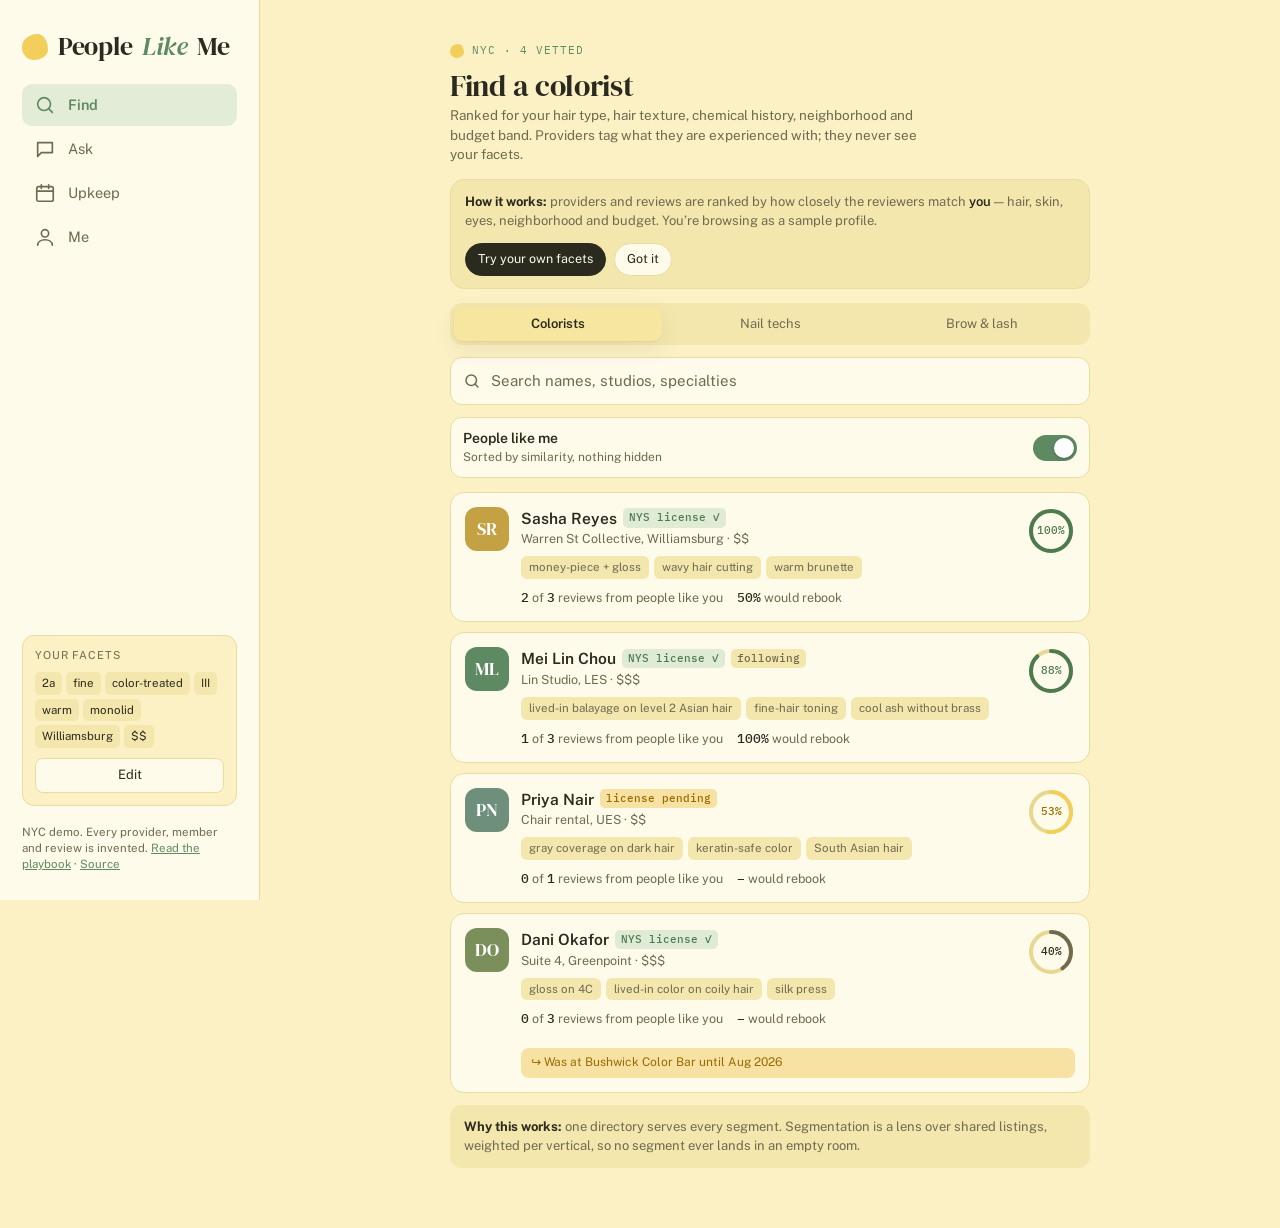
<file: index.html>
<!doctype html>
<html lang="en">
<head>
<meta charset="utf-8">
<meta name="viewport" content="width=device-width, initial-scale=1, viewport-fit=cover">
<title>People Like Me</title>
<meta name="description" content="A vetted provider directory and community for women who invest in themselves, organized by the facets that decide whether advice works for you: hair type, skin tone, eye shape, neighborhood.">
<meta name="theme-color" content="#FBF1C4" media="(prefers-color-scheme: light)">
<meta name="theme-color" content="#2A3A30" media="(prefers-color-scheme: dark)">
<meta name="apple-mobile-web-app-capable" content="yes">
<meta name="apple-mobile-web-app-status-bar-style" content="default">
<meta name="apple-mobile-web-app-title" content="People Like Me">
<meta property="og:title" content="People Like Me">
<meta property="og:description" content="Beauty and body providers ranked by people who actually share your hair, skin and eye shape. NYC demo.">
<link rel="manifest" href="manifest.webmanifest">
<link rel="icon" href="icons/icon.svg" type="image/svg+xml">
<link rel="apple-touch-icon" href="icons/icon-192.png">
<link rel="preconnect" href="https://fonts.googleapis.com">
<link rel="preconnect" href="https://fonts.gstatic.com" crossorigin>
<link rel="stylesheet" href="https://fonts.googleapis.com/css2?family=DM+Serif+Display:ital@0;1&family=Public+Sans:wght@400;500;600&family=IBM+Plex+Mono:wght@400;500&display=swap">
<link rel="stylesheet" href="styles.css">
</head>
<body>
<div class="app">
  <aside class="side">
    <a class="brand" href="./">People <em>Like</em> Me</a>
    <nav aria-label="Sections">
      <button data-tab="find" class="on"><svg viewBox="0 0 24 24"><circle cx="11" cy="11" r="7"/><path d="m20 20-4-4"/></svg>Find</button>
      <button data-tab="ask"><svg viewBox="0 0 24 24"><path d="M4 5h16v11H8l-4 4z"/></svg>Ask</button>
      <button data-tab="upkeep"><svg viewBox="0 0 24 24"><rect x="3" y="5" width="18" height="16" rx="2"/><path d="M3 10h18M8 3v4M16 3v4"/></svg>Upkeep</button>
      <button data-tab="me"><svg viewBox="0 0 24 24"><circle cx="12" cy="8" r="4"/><path d="M4 21c0-4 4-6 8-6s8 2 8 6"/></svg>Me</button>
    </nav>
    <div class="facetcard"><div class="k">Your facets</div><div class="chips" id="side-facets"></div><button data-tab="me">Edit</button></div>
    <div class="foot">NYC demo. Every provider, member and review is invented. <a href="playbook.html">Read the playbook</a> · <a href="https://github.com/mindyjwu/people-like-me">Source</a></div>
  </aside>
  <main class="main">
    <div class="topbar">
      <a class="brand" href="./">People <em>Like</em> Me</a>
      <button class="youpill" data-tab="me" aria-label="Edit your facets"><div class="av"></div><span id="you-summary"></span></button>
    </div>
    <div id="screen"></div>
  </main>
</div>
<nav class="tabbar" aria-label="Sections">
  <button data-tab="find" class="on"><svg viewBox="0 0 24 24"><circle cx="11" cy="11" r="7"/><path d="m20 20-4-4"/></svg>Find</button>
  <button data-tab="ask"><svg viewBox="0 0 24 24"><path d="M4 5h16v11H8l-4 4z"/></svg>Ask</button>
  <button data-tab="upkeep"><svg viewBox="0 0 24 24"><rect x="3" y="5" width="18" height="16" rx="2"/><path d="M3 10h18M8 3v4M16 3v4"/></svg>Upkeep</button>
  <button data-tab="me"><svg viewBox="0 0 24 24"><circle cx="12" cy="8" r="4"/><path d="M4 21c0-4 4-6 8-6s8 2 8 6"/></svg>Me</button>
</nav>
<div id="toast" class="toast" role="status" aria-live="polite"></div>
<script src="data.js"></script>
<script src="app.js"></script>
</body>
</html>
</file>
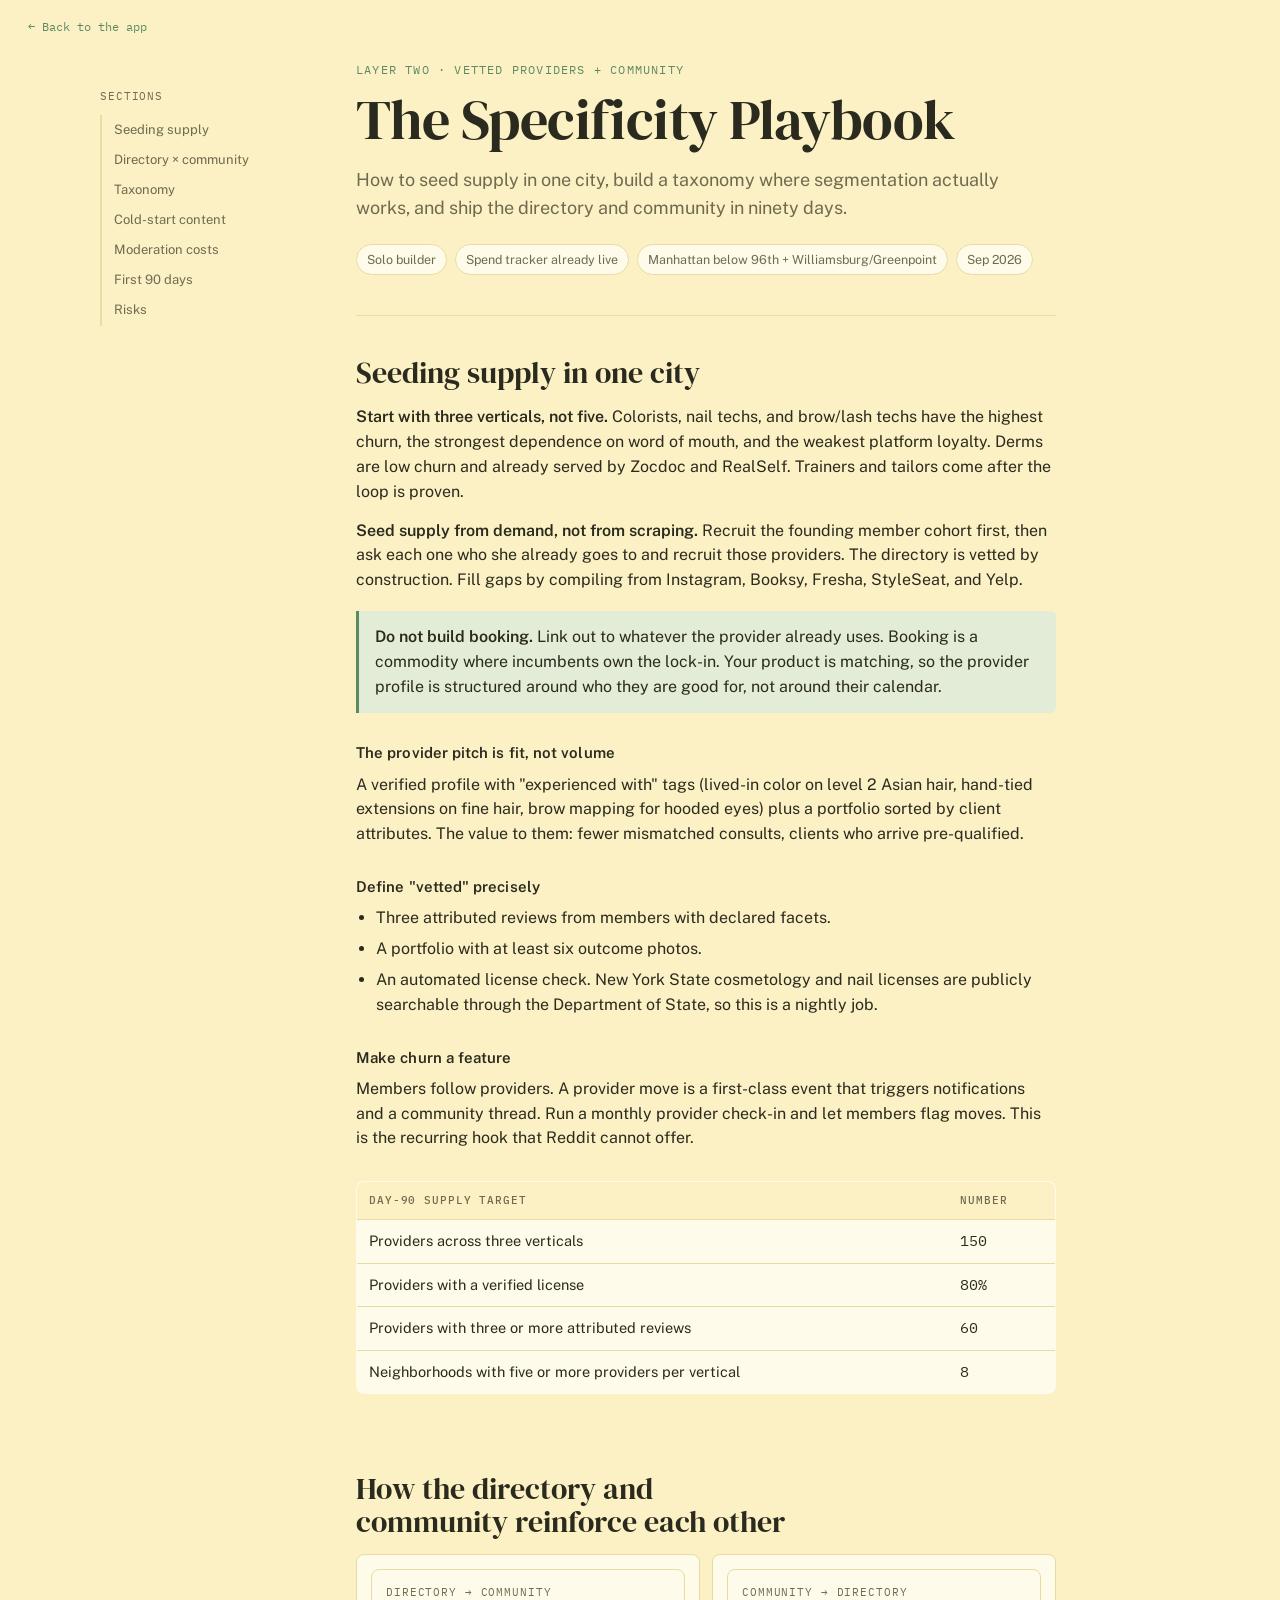
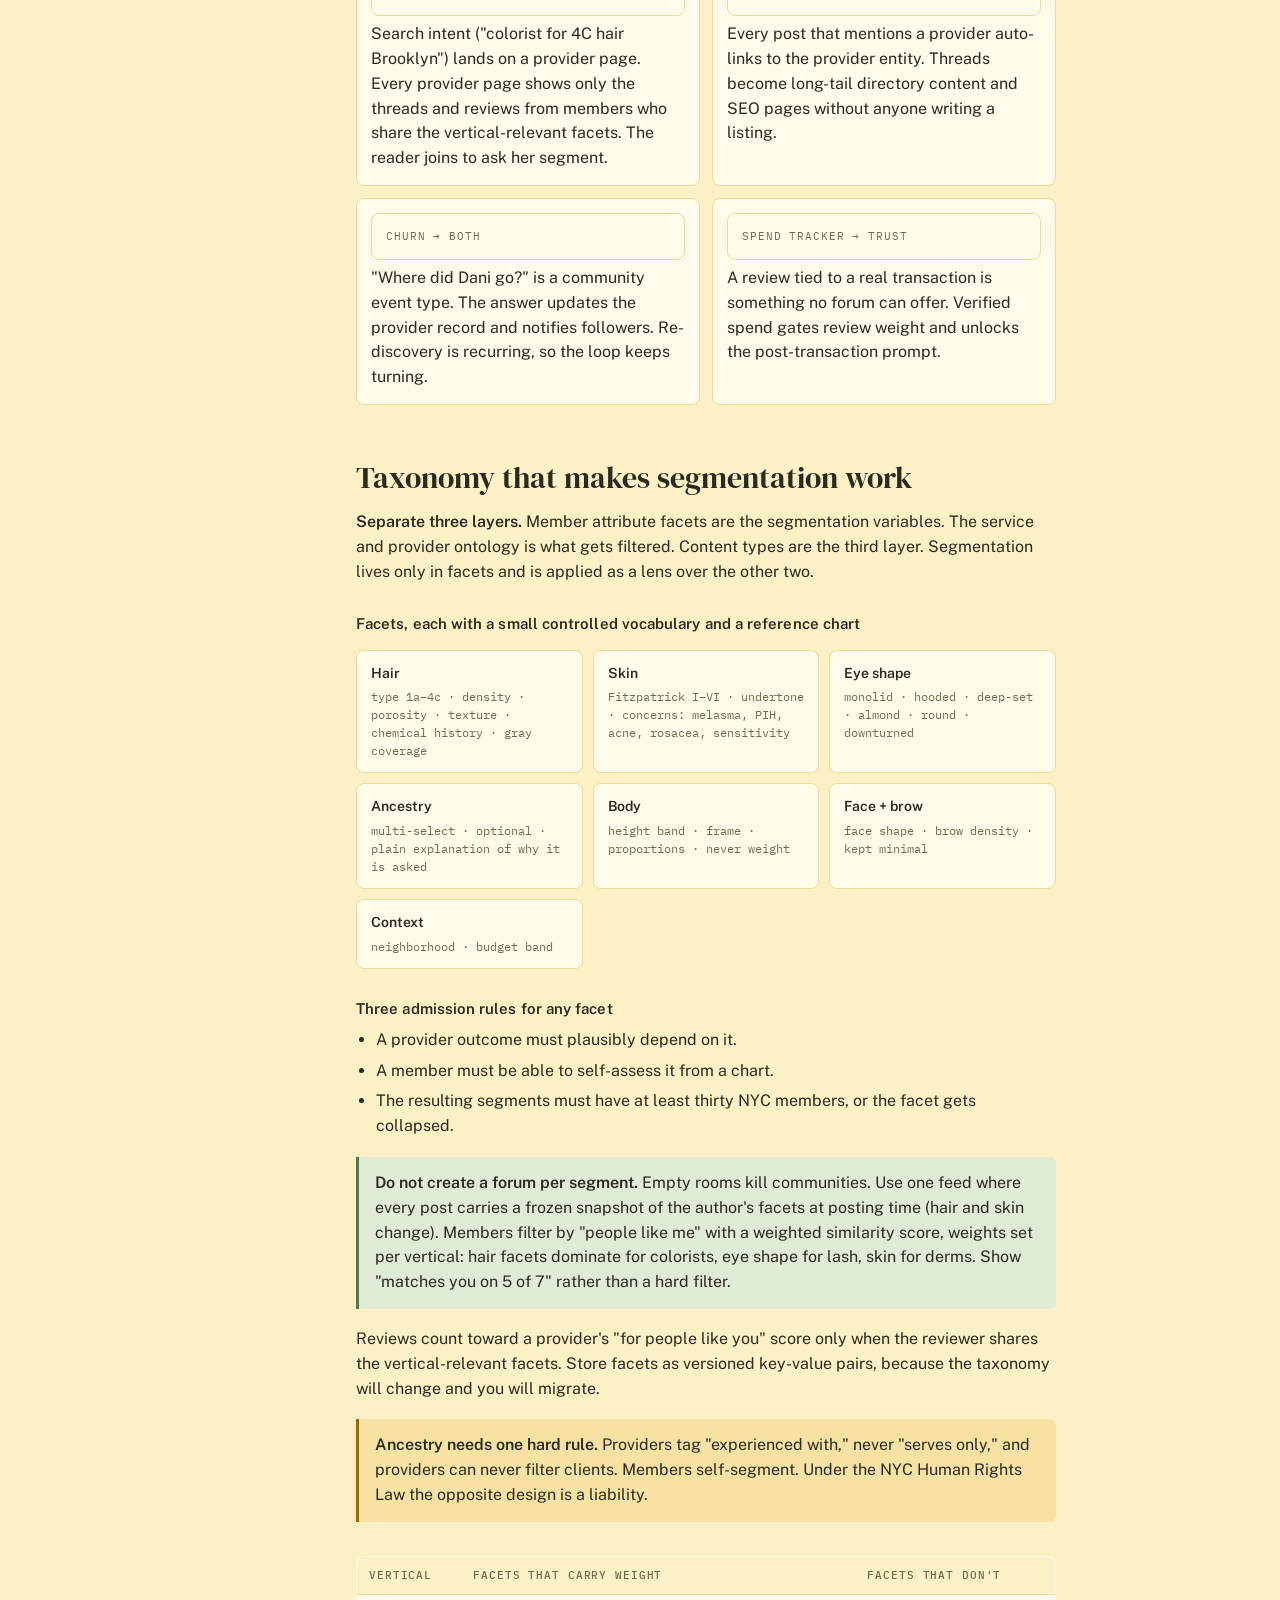
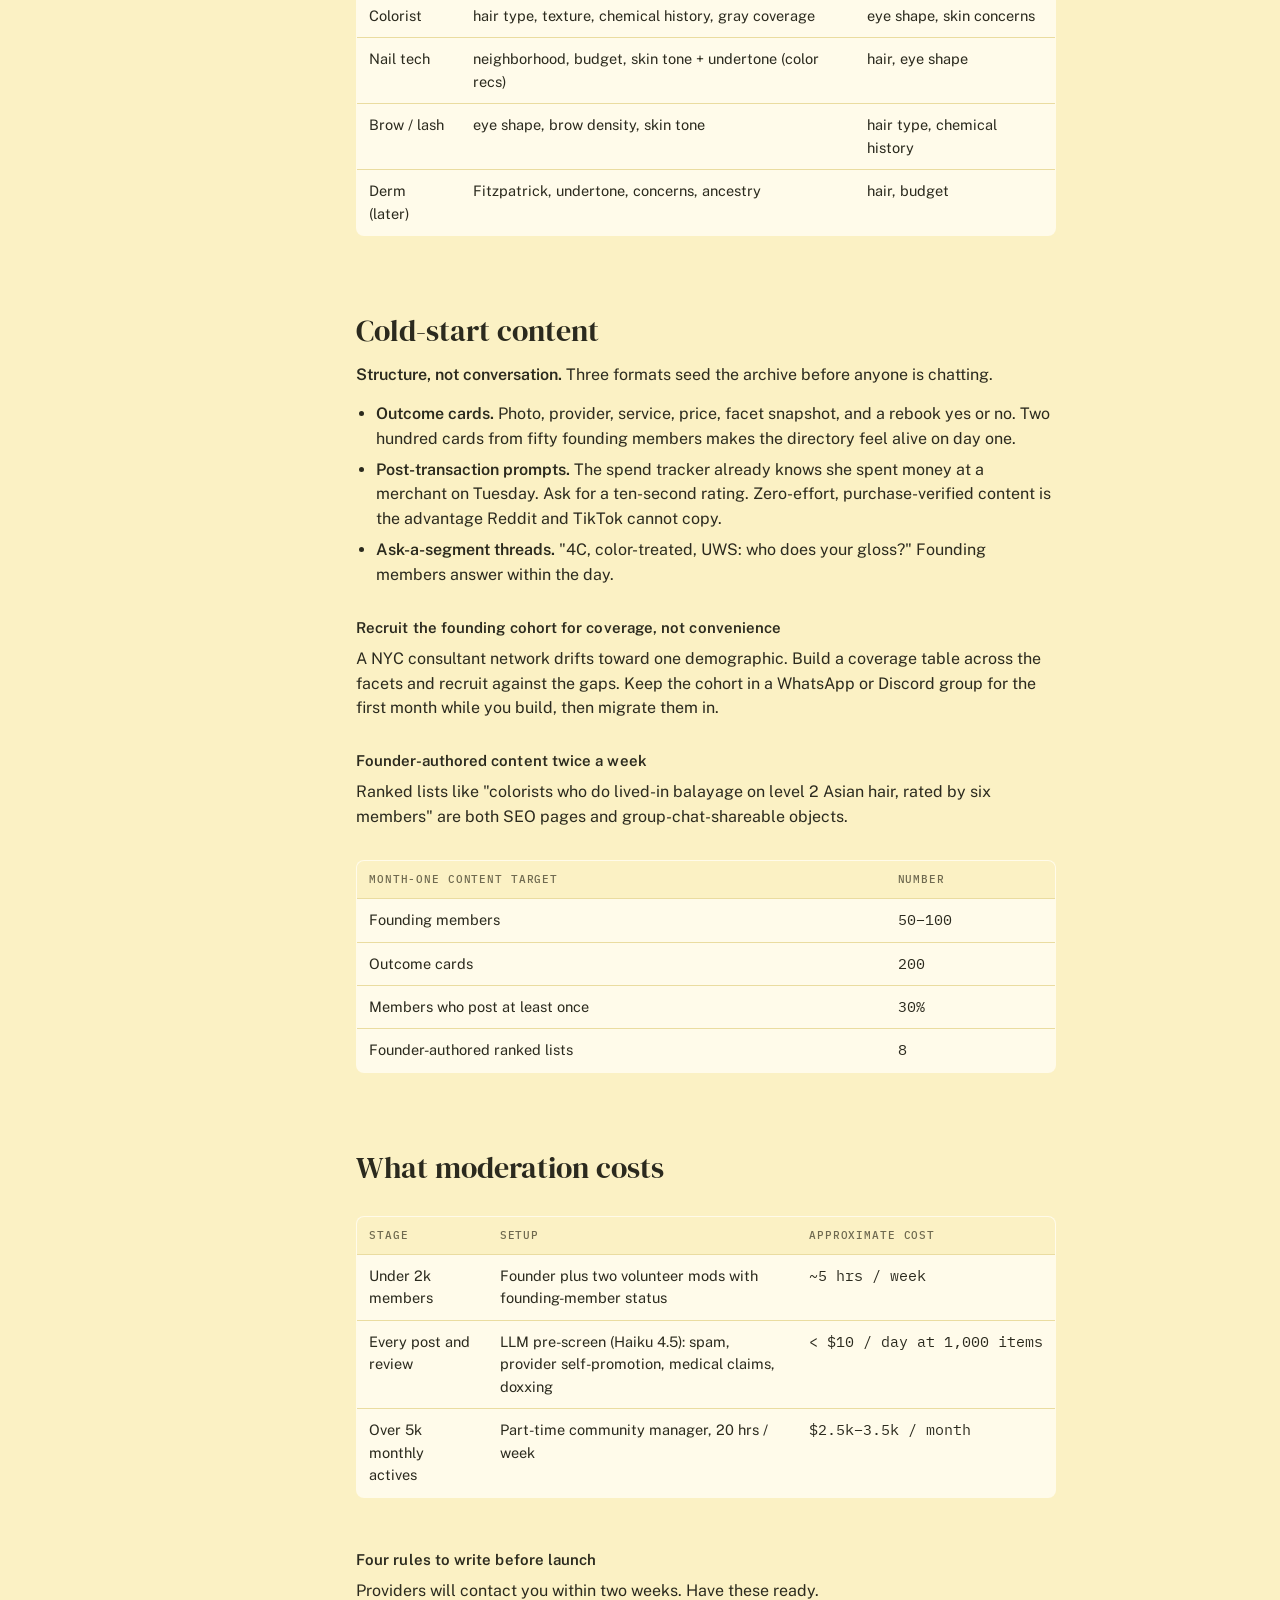
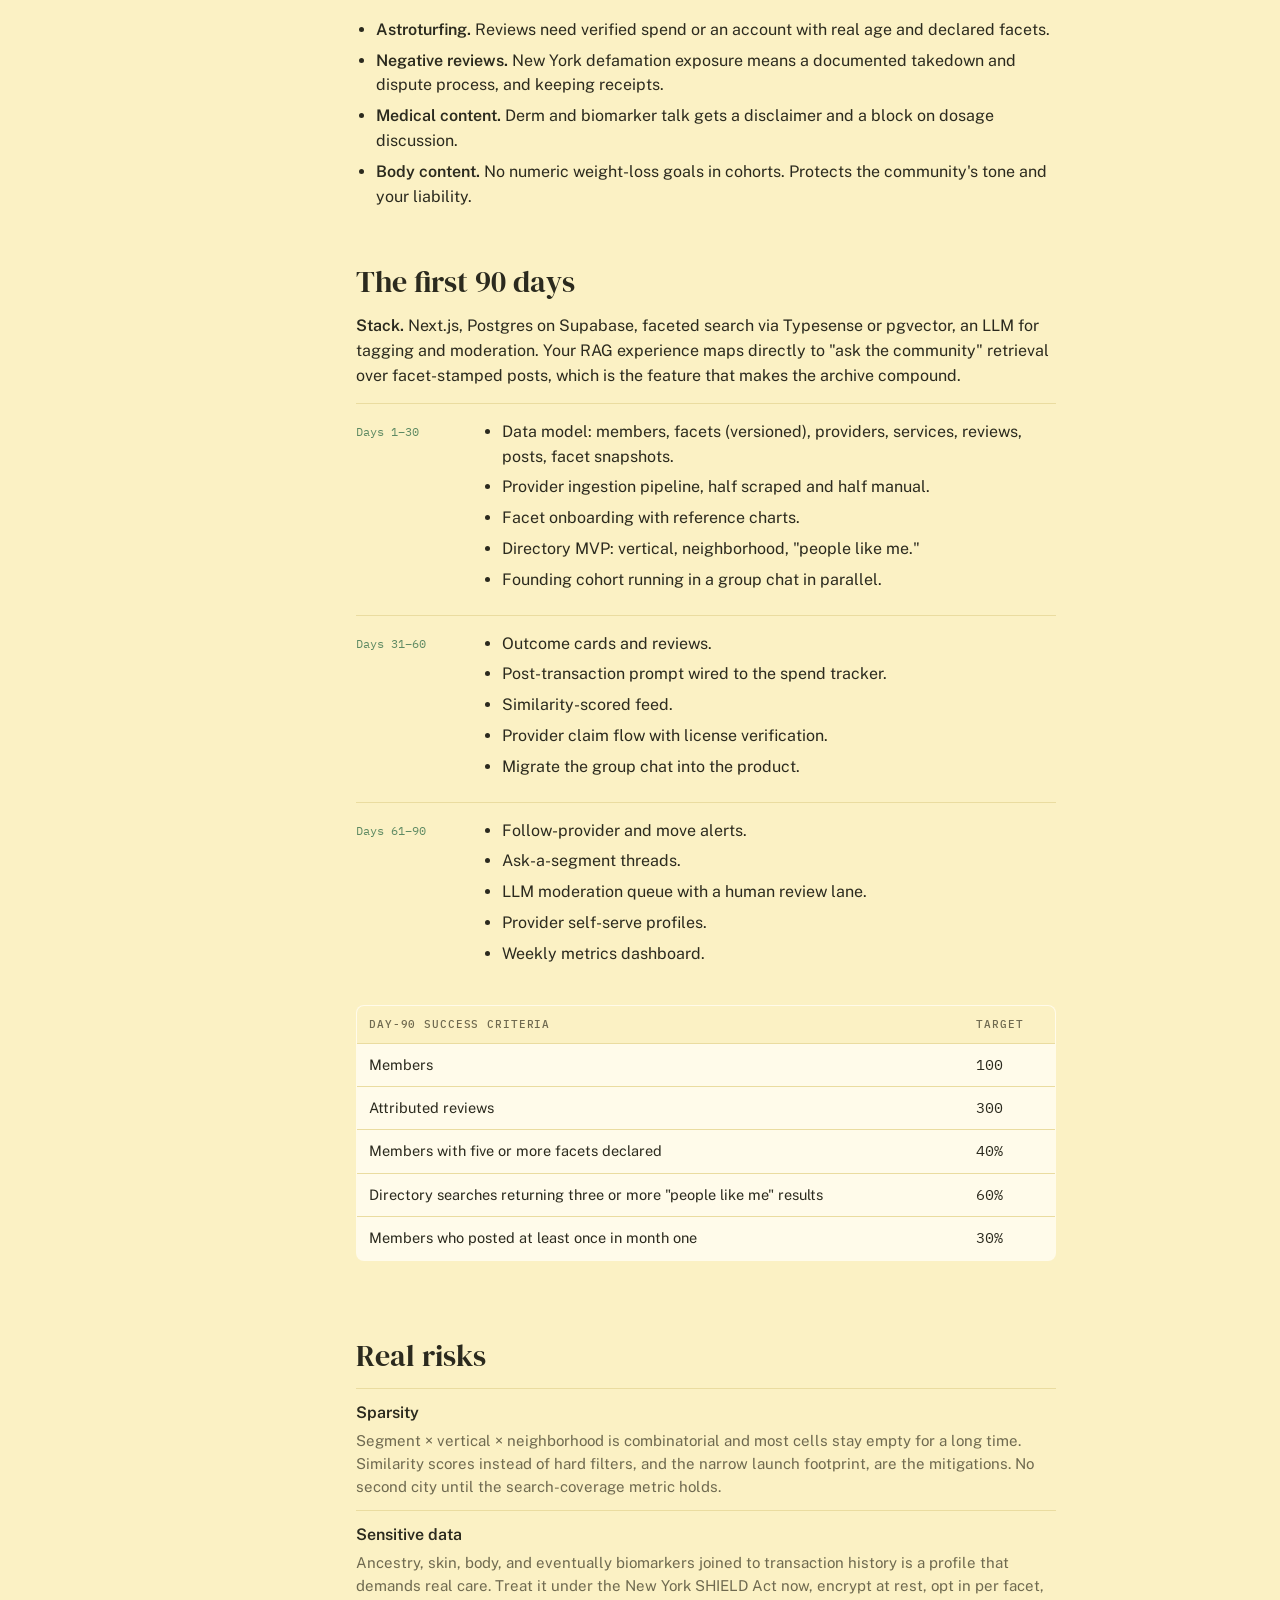
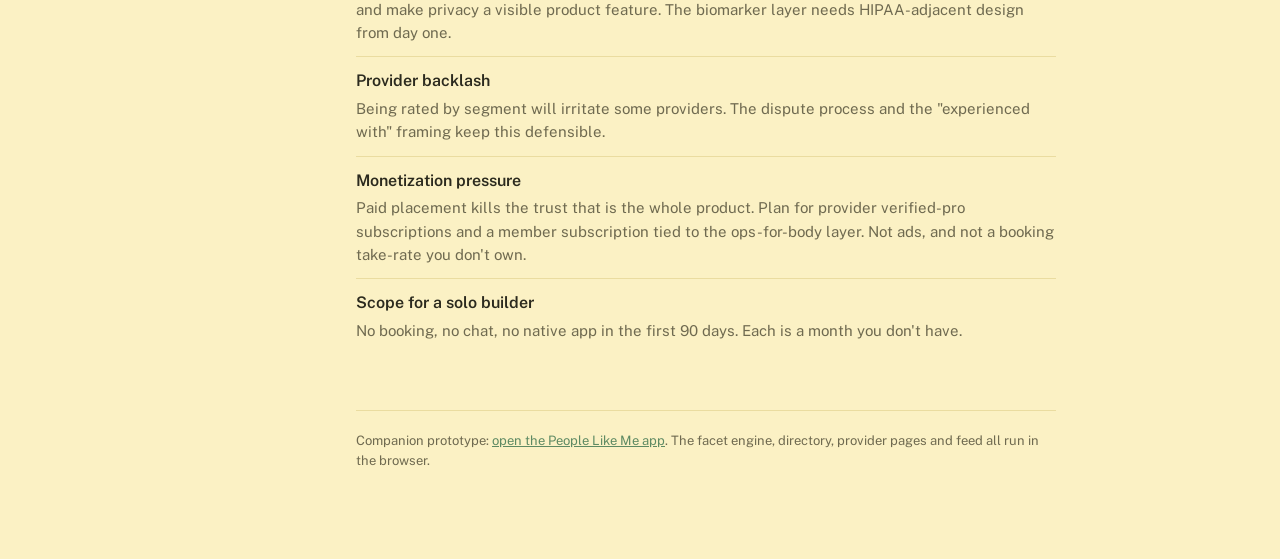
<file: playbook.html>
<!doctype html>
<html lang="en">
<head>
<meta charset="utf-8">
<meta name="viewport" content="width=device-width, initial-scale=1">
<link rel="icon" href="icons/icon.svg" type="image/svg+xml">
<title>The Specificity Playbook</title>
<link rel="stylesheet" href="https://fonts.googleapis.com/css2?family=DM+Serif+Display&family=Public+Sans:ital,wght@0,400;0,500;0,600;1,400&family=IBM+Plex+Mono:wght@400;500&display=swap">
<style>
:root{
  --bg:#FBF1C4;--surface:#FFFBEA;--ink:#2B2A1E;--muted:#6F6A50;--line:#EADCA0;
  --accent:#5E8A63;--accent-soft:#E3ECD6;--good:#4C7A51;--good-soft:#E0EBD5;--warn:#9A6A00;--warn-soft:#F7E2A3;
}
@media (prefers-color-scheme: dark){:root:not([data-theme="light"]){
  --bg:#2A3A30;--surface:#34473B;--ink:#F1EFDF;--muted:#B5C1AC;--line:#4A5F50;
  --accent:#E6D67A;--accent-soft:#4A5638;--good:#B3D8A3;--good-soft:#3E5A44;--warn:#F0C86A;--warn-soft:#5A4E2A;
}}
:root[data-theme="dark"]{
  --bg:#2A3A30;--surface:#34473B;--ink:#F1EFDF;--muted:#B5C1AC;--line:#4A5F50;
  --accent:#E6D67A;--accent-soft:#4A5638;--good:#B3D8A3;--good-soft:#3E5A44;--warn:#F0C86A;--warn-soft:#5A4E2A;
}
*{box-sizing:border-box}
body{background:var(--bg);color:var(--ink);font-family:"Public Sans",system-ui,-apple-system,sans-serif;font-size:16px;line-height:1.55;padding-inline:20px;padding-block:0 80px}
.wrap{max-width:1080px;margin:0 auto;display:grid;grid-template-columns:200px minmax(0,1fr);gap:56px}
@media(max-width:820px){.wrap{grid-template-columns:1fr;gap:0}nav.toc{display:none}}
nav.toc{position:sticky;top:24px;align-self:start;padding-top:64px;font-size:13px}
nav.toc .k{font-family:"IBM Plex Mono",monospace;font-size:11px;letter-spacing:.08em;text-transform:uppercase;color:var(--muted);margin-bottom:10px}
nav.toc a{display:block;color:var(--muted);text-decoration:none;padding:5px 0;border-left:2px solid var(--line);padding-left:12px}
nav.toc a:hover,nav.toc a:focus-visible{color:var(--accent);border-color:var(--accent);outline:none}
main{max-width:70ch}
header{padding-block:64px 40px;border-bottom:1px solid var(--line);margin-bottom:40px}
.eyebrow{font-family:"IBM Plex Mono",monospace;font-size:12px;letter-spacing:.1em;text-transform:uppercase;color:var(--accent)}
h1{font-family:"DM Serif Display",Georgia,serif;font-weight:400;font-size:clamp(38px,6vw,56px);line-height:1.02;margin:12px 0 18px;text-wrap:balance;letter-spacing:-.01em}
.lede{font-size:18px;color:var(--muted);max-width:60ch}
.assume{margin-top:22px;display:flex;flex-wrap:wrap;gap:8px}
.assume span{font-size:12.5px;padding:5px 10px;border:1px solid var(--line);border-radius:999px;color:var(--muted);background:var(--surface)}
h2{font-family:"DM Serif Display",Georgia,serif;font-weight:400;font-size:30px;line-height:1.1;margin:56px 0 16px;text-wrap:balance}
h2:first-of-type{margin-top:0}
h3{font-size:15px;font-weight:600;margin:28px 0 8px;letter-spacing:.005em}
p{margin:0 0 14px}
strong{font-weight:600}
ul{padding-left:20px;margin:0 0 14px}li{margin-bottom:6px}
.callout{background:var(--accent-soft);border-left:3px solid var(--accent);padding:14px 16px;border-radius:0 6px 6px 0;margin:18px 0}
.callout.good{background:var(--good-soft);border-color:var(--good)}
.callout.warn{background:var(--warn-soft);border-color:var(--warn)}
.callout p:last-child{margin:0}
table{width:100%;border-collapse:collapse;margin:16px 0 22px;font-size:14.5px;background:var(--surface);border:1px solid var(--line);border-radius:8px;overflow:hidden}
.tw{overflow-x:auto}
th,td{text-align:left;padding:10px 12px;border-bottom:1px solid var(--line);vertical-align:top}
th{font-family:"IBM Plex Mono",monospace;font-size:11px;letter-spacing:.08em;text-transform:uppercase;color:var(--muted);font-weight:500;background:var(--bg)}
tr:last-child td{border-bottom:0}
td.num{font-family:"IBM Plex Mono",monospace;font-variant-numeric:tabular-nums;white-space:nowrap}
.facets{display:grid;grid-template-columns:repeat(auto-fit,minmax(200px,1fr));gap:10px;margin:14px 0 20px}
.facet{background:var(--surface);border:1px solid var(--line);border-radius:8px;padding:12px 14px}
.facet .n{font-weight:600;font-size:14px}
.facet .v{font-family:"IBM Plex Mono",monospace;font-size:12px;color:var(--muted);margin-top:4px;line-height:1.5}
.phase{display:grid;grid-template-columns:110px 1fr;gap:16px;padding:16px 0;border-top:1px solid var(--line)}
.phase:last-of-type{border-bottom:1px solid var(--line)}
.phase .d{font-family:"IBM Plex Mono",monospace;font-size:12px;color:var(--accent);padding-top:3px}
.phase ul{margin:0}
@media(max-width:480px){.phase{grid-template-columns:1fr;gap:6px}}
.loop{display:grid;grid-template-columns:1fr 1fr;gap:12px;margin:16px 0 22px}
@media(max-width:560px){.loop{grid-template-columns:1fr}}
.loop div{background:var(--surface);border:1px solid var(--line);border-radius:8px;padding:14px}
.loop .t{font-family:"IBM Plex Mono",monospace;font-size:11px;letter-spacing:.08em;text-transform:uppercase;color:var(--muted);margin-bottom:6px}
.risk{padding:12px 0;border-top:1px solid var(--line)}
.risk:last-child{border-bottom:1px solid var(--line)}
.risk b{display:block;font-weight:600;margin-bottom:3px}
.risk p{margin:0;color:var(--muted);font-size:15px}
footer{margin-top:56px;padding-top:20px;border-top:1px solid var(--line);font-size:13px;color:var(--muted)}
footer a{color:var(--accent)}
</style>
</head>
<body>
<p style="font-family:IBM Plex Mono,monospace;font-size:12px;margin:18px 0 -40px"><a href="./" style="color:#5E8A63;text-decoration:none">← Back to the app</a></p>

<div class="wrap">
<nav class="toc" aria-label="Sections">
  <div class="k">Sections</div>
  <a href="#supply">Seeding supply</a>
  <a href="#loop">Directory × community</a>
  <a href="#taxonomy">Taxonomy</a>
  <a href="#content">Cold-start content</a>
  <a href="#moderation">Moderation costs</a>
  <a href="#build">First 90 days</a>
  <a href="#risks">Risks</a>
</nav>
<main>
<header>
  <div class="eyebrow">Layer two · vetted providers + community</div>
  <h1>The Specificity Playbook</h1>
  <p class="lede">How to seed supply in one city, build a taxonomy where segmentation actually works, and ship the directory and community in ninety days.</p>
  <div class="assume"><span>Solo builder</span><span>Spend tracker already live</span><span>Manhattan below 96th + Williamsburg/Greenpoint</span><span>Sep 2026</span></div>
</header>

<h2 id="supply">Seeding supply in one city</h2>
<p><strong>Start with three verticals, not five.</strong> Colorists, nail techs, and brow/lash techs have the highest churn, the strongest dependence on word of mouth, and the weakest platform loyalty. Derms are low churn and already served by Zocdoc and RealSelf. Trainers and tailors come after the loop is proven.</p>
<p><strong>Seed supply from demand, not from scraping.</strong> Recruit the founding member cohort first, then ask each one who she already goes to and recruit those providers. The directory is vetted by construction. Fill gaps by compiling from Instagram, Booksy, Fresha, StyleSeat, and Yelp.</p>
<div class="callout"><p><strong>Do not build booking.</strong> Link out to whatever the provider already uses. Booking is a commodity where incumbents own the lock-in. Your product is matching, so the provider profile is structured around who they are good for, not around their calendar.</p></div>
<h3>The provider pitch is fit, not volume</h3>
<p>A verified profile with "experienced with" tags (lived-in color on level 2 Asian hair, hand-tied extensions on fine hair, brow mapping for hooded eyes) plus a portfolio sorted by client attributes. The value to them: fewer mismatched consults, clients who arrive pre-qualified.</p>
<h3>Define "vetted" precisely</h3>
<ul>
<li>Three attributed reviews from members with declared facets.</li>
<li>A portfolio with at least six outcome photos.</li>
<li>An automated license check. New York State cosmetology and nail licenses are publicly searchable through the Department of State, so this is a nightly job.</li>
</ul>
<h3>Make churn a feature</h3>
<p>Members follow providers. A provider move is a first-class event that triggers notifications and a community thread. Run a monthly provider check-in and let members flag moves. This is the recurring hook that Reddit cannot offer.</p>
<div class="tw"><table>
<tr><th>Day-90 supply target</th><th>Number</th></tr>
<tr><td>Providers across three verticals</td><td class="num">150</td></tr>
<tr><td>Providers with a verified license</td><td class="num">80%</td></tr>
<tr><td>Providers with three or more attributed reviews</td><td class="num">60</td></tr>
<tr><td>Neighborhoods with five or more providers per vertical</td><td class="num">8</td></tr>
</table></div>

<h2 id="loop">How the directory and community reinforce each other</h2>
<div class="loop">
<div><div class="t">Directory → community</div>Search intent ("colorist for 4C hair Brooklyn") lands on a provider page. Every provider page shows only the threads and reviews from members who share the vertical-relevant facets. The reader joins to ask her segment.</div>
<div><div class="t">Community → directory</div>Every post that mentions a provider auto-links to the provider entity. Threads become long-tail directory content and SEO pages without anyone writing a listing.</div>
<div><div class="t">Churn → both</div>"Where did Dani go?" is a community event type. The answer updates the provider record and notifies followers. Re-discovery is recurring, so the loop keeps turning.</div>
<div><div class="t">Spend tracker → trust</div>A review tied to a real transaction is something no forum can offer. Verified spend gates review weight and unlocks the post-transaction prompt.</div>
</div>

<h2 id="taxonomy">Taxonomy that makes segmentation work</h2>
<p><strong>Separate three layers.</strong> Member attribute facets are the segmentation variables. The service and provider ontology is what gets filtered. Content types are the third layer. Segmentation lives only in facets and is applied as a lens over the other two.</p>
<h3>Facets, each with a small controlled vocabulary and a reference chart</h3>
<div class="facets">
<div class="facet"><div class="n">Hair</div><div class="v">type 1a–4c · density · porosity · texture · chemical history · gray coverage</div></div>
<div class="facet"><div class="n">Skin</div><div class="v">Fitzpatrick I–VI · undertone · concerns: melasma, PIH, acne, rosacea, sensitivity</div></div>
<div class="facet"><div class="n">Eye shape</div><div class="v">monolid · hooded · deep-set · almond · round · downturned</div></div>
<div class="facet"><div class="n">Ancestry</div><div class="v">multi-select · optional · plain explanation of why it is asked</div></div>
<div class="facet"><div class="n">Body</div><div class="v">height band · frame · proportions · never weight</div></div>
<div class="facet"><div class="n">Face + brow</div><div class="v">face shape · brow density · kept minimal</div></div>
<div class="facet"><div class="n">Context</div><div class="v">neighborhood · budget band</div></div>
</div>
<h3>Three admission rules for any facet</h3>
<ul>
<li>A provider outcome must plausibly depend on it.</li>
<li>A member must be able to self-assess it from a chart.</li>
<li>The resulting segments must have at least thirty NYC members, or the facet gets collapsed.</li>
</ul>
<div class="callout good"><p><strong>Do not create a forum per segment.</strong> Empty rooms kill communities. Use one feed where every post carries a frozen snapshot of the author's facets at posting time (hair and skin change). Members filter by "people like me" with a weighted similarity score, weights set per vertical: hair facets dominate for colorists, eye shape for lash, skin for derms. Show "matches you on 5 of 7" rather than a hard filter.</p></div>
<p>Reviews count toward a provider's "for people like you" score only when the reviewer shares the vertical-relevant facets. Store facets as versioned key-value pairs, because the taxonomy will change and you will migrate.</p>
<div class="callout warn"><p><strong>Ancestry needs one hard rule.</strong> Providers tag "experienced with," never "serves only," and providers can never filter clients. Members self-segment. Under the NYC Human Rights Law the opposite design is a liability.</p></div>
<div class="tw"><table>
<tr><th>Vertical</th><th>Facets that carry weight</th><th>Facets that don't</th></tr>
<tr><td>Colorist</td><td>hair type, texture, chemical history, gray coverage</td><td>eye shape, skin concerns</td></tr>
<tr><td>Nail tech</td><td>neighborhood, budget, skin tone + undertone (color recs)</td><td>hair, eye shape</td></tr>
<tr><td>Brow / lash</td><td>eye shape, brow density, skin tone</td><td>hair type, chemical history</td></tr>
<tr><td>Derm (later)</td><td>Fitzpatrick, undertone, concerns, ancestry</td><td>hair, budget</td></tr>
</table></div>

<h2 id="content">Cold-start content</h2>
<p><strong>Structure, not conversation.</strong> Three formats seed the archive before anyone is chatting.</p>
<ul>
<li><strong>Outcome cards.</strong> Photo, provider, service, price, facet snapshot, and a rebook yes or no. Two hundred cards from fifty founding members makes the directory feel alive on day one.</li>
<li><strong>Post-transaction prompts.</strong> The spend tracker already knows she spent money at a merchant on Tuesday. Ask for a ten-second rating. Zero-effort, purchase-verified content is the advantage Reddit and TikTok cannot copy.</li>
<li><strong>Ask-a-segment threads.</strong> "4C, color-treated, UWS: who does your gloss?" Founding members answer within the day.</li>
</ul>
<h3>Recruit the founding cohort for coverage, not convenience</h3>
<p>A NYC consultant network drifts toward one demographic. Build a coverage table across the facets and recruit against the gaps. Keep the cohort in a WhatsApp or Discord group for the first month while you build, then migrate them in.</p>
<h3>Founder-authored content twice a week</h3>
<p>Ranked lists like "colorists who do lived-in balayage on level 2 Asian hair, rated by six members" are both SEO pages and group-chat-shareable objects.</p>
<div class="tw"><table>
<tr><th>Month-one content target</th><th>Number</th></tr>
<tr><td>Founding members</td><td class="num">50–100</td></tr>
<tr><td>Outcome cards</td><td class="num">200</td></tr>
<tr><td>Members who post at least once</td><td class="num">30%</td></tr>
<tr><td>Founder-authored ranked lists</td><td class="num">8</td></tr>
</table></div>

<h2 id="moderation">What moderation costs</h2>
<div class="tw"><table>
<tr><th>Stage</th><th>Setup</th><th>Approximate cost</th></tr>
<tr><td>Under 2k members</td><td>Founder plus two volunteer mods with founding-member status</td><td class="num">~5 hrs / week</td></tr>
<tr><td>Every post and review</td><td>LLM pre-screen (Haiku 4.5): spam, provider self-promotion, medical claims, doxxing</td><td class="num">&lt; $10 / day at 1,000 items</td></tr>
<tr><td>Over 5k monthly actives</td><td>Part-time community manager, 20 hrs / week</td><td class="num">$2.5k–3.5k / month</td></tr>
</table></div>
<h3>Four rules to write before launch</h3>
<p>Providers will contact you within two weeks. Have these ready.</p>
<ul>
<li><strong>Astroturfing.</strong> Reviews need verified spend or an account with real age and declared facets.</li>
<li><strong>Negative reviews.</strong> New York defamation exposure means a documented takedown and dispute process, and keeping receipts.</li>
<li><strong>Medical content.</strong> Derm and biomarker talk gets a disclaimer and a block on dosage discussion.</li>
<li><strong>Body content.</strong> No numeric weight-loss goals in cohorts. Protects the community's tone and your liability.</li>
</ul>

<h2 id="build">The first 90 days</h2>
<p><strong>Stack.</strong> Next.js, Postgres on Supabase, faceted search via Typesense or pgvector, an LLM for tagging and moderation. Your RAG experience maps directly to "ask the community" retrieval over facet-stamped posts, which is the feature that makes the archive compound.</p>
<div class="phase"><div class="d">Days 1–30</div><ul>
<li>Data model: members, facets (versioned), providers, services, reviews, posts, facet snapshots.</li>
<li>Provider ingestion pipeline, half scraped and half manual.</li>
<li>Facet onboarding with reference charts.</li>
<li>Directory MVP: vertical, neighborhood, "people like me."</li>
<li>Founding cohort running in a group chat in parallel.</li>
</ul></div>
<div class="phase"><div class="d">Days 31–60</div><ul>
<li>Outcome cards and reviews.</li>
<li>Post-transaction prompt wired to the spend tracker.</li>
<li>Similarity-scored feed.</li>
<li>Provider claim flow with license verification.</li>
<li>Migrate the group chat into the product.</li>
</ul></div>
<div class="phase"><div class="d">Days 61–90</div><ul>
<li>Follow-provider and move alerts.</li>
<li>Ask-a-segment threads.</li>
<li>LLM moderation queue with a human review lane.</li>
<li>Provider self-serve profiles.</li>
<li>Weekly metrics dashboard.</li>
</ul></div>
<div class="tw"><table>
<tr><th>Day-90 success criteria</th><th>Target</th></tr>
<tr><td>Members</td><td class="num">100</td></tr>
<tr><td>Attributed reviews</td><td class="num">300</td></tr>
<tr><td>Members with five or more facets declared</td><td class="num">40%</td></tr>
<tr><td>Directory searches returning three or more "people like me" results</td><td class="num">60%</td></tr>
<tr><td>Members who posted at least once in month one</td><td class="num">30%</td></tr>
</table></div>

<h2 id="risks">Real risks</h2>
<div class="risk"><b>Sparsity</b><p>Segment × vertical × neighborhood is combinatorial and most cells stay empty for a long time. Similarity scores instead of hard filters, and the narrow launch footprint, are the mitigations. No second city until the search-coverage metric holds.</p></div>
<div class="risk"><b>Sensitive data</b><p>Ancestry, skin, body, and eventually biomarkers joined to transaction history is a profile that demands real care. Treat it under the New York SHIELD Act now, encrypt at rest, opt in per facet, and make privacy a visible product feature. The biomarker layer needs HIPAA-adjacent design from day one.</p></div>
<div class="risk"><b>Provider backlash</b><p>Being rated by segment will irritate some providers. The dispute process and the "experienced with" framing keep this defensible.</p></div>
<div class="risk"><b>Monetization pressure</b><p>Paid placement kills the trust that is the whole product. Plan for provider verified-pro subscriptions and a member subscription tied to the ops-for-body layer. Not ads, and not a booking take-rate you don't own.</p></div>
<div class="risk"><b>Scope for a solo builder</b><p>No booking, no chat, no native app in the first 90 days. Each is a month you don't have.</p></div>

<footer>Companion prototype: <a href="./">open the People Like Me app</a>. The facet engine, directory, provider pages and feed all run in the browser.</footer>
</main>
</div>
</body>
</html>
</file>
<file: styles.css>
:root{
  --bg:#FBF1C4;--surface:#FFFBEA;--surface2:#F4E7AE;--ink:#2B2A1E;--muted:#6F6A50;--line:#EADCA0;
  --accent:#5E8A63;--accent-ink:#FFFFFF;--accent-soft:#E3ECD6;
  --sun:#F2CF5B;--sun-soft:#F7E6A0;
  --good:#4C7A51;--good-soft:#E0EBD5;--warn:#9A6A00;--warn-soft:#F7E2A3;
  --ring:#E6D791;--shadow:0 1px 2px rgba(60,50,20,.06),0 8px 24px rgba(60,50,20,.08);
  --radius:14px;--nav-h:64px;
}
@media (prefers-color-scheme: dark){:root:not([data-theme="light"]){
  --bg:#2A3A30;--surface:#34473B;--surface2:#3F5446;--ink:#F1EFDF;--muted:#B5C1AC;--line:#4A5F50;
  --accent:#E6D67A;--accent-ink:#2A3A30;--accent-soft:#4A5638;
  --sun:#F0DA7C;--sun-soft:#55603A;
  --good:#B3D8A3;--good-soft:#3E5A44;--warn:#F0C86A;--warn-soft:#5A4E2A;--ring:#4E6354;--shadow:0 1px 2px rgba(0,0,0,.3),0 8px 24px rgba(0,0,0,.28);
}}
:root[data-theme="dark"]{
  --bg:#2A3A30;--surface:#34473B;--surface2:#3F5446;--ink:#F1EFDF;--muted:#B5C1AC;--line:#4A5F50;
  --accent:#E6D67A;--accent-ink:#2A3A30;--accent-soft:#4A5638;
  --sun:#F0DA7C;--sun-soft:#55603A;
  --good:#B3D8A3;--good-soft:#3E5A44;--warn:#F0C86A;--warn-soft:#5A4E2A;--ring:#4E6354;--shadow:0 1px 2px rgba(0,0,0,.3),0 8px 24px rgba(0,0,0,.28);
}
*{box-sizing:border-box}
html{-webkit-text-size-adjust:100%}
body{margin:0;background:var(--bg);color:var(--ink);font-family:"Public Sans",system-ui,-apple-system,"Segoe UI",sans-serif;font-size:15px;line-height:1.45;min-height:100dvh}
button{font:inherit;color:inherit}
a{color:var(--accent)}
:focus-visible{outline:2px solid var(--accent);outline-offset:2px}
.mono{font-family:"IBM Plex Mono",ui-monospace,SFMono-Regular,Menlo,monospace}
.serif{font-family:"DM Serif Display",Georgia,"Times New Roman",serif;font-weight:400}

/* ---------- Shell ---------- */
.app{display:grid;grid-template-columns:minmax(0,1fr);min-height:100dvh}
body{overflow-x:hidden}
.side{display:none}
.main{padding:0 16px calc(var(--nav-h) + 24px);max-width:720px;width:100%;min-width:0;margin:0 auto}
.topbar{position:sticky;top:0;z-index:5;background:color-mix(in srgb,var(--bg) 88%,transparent);backdrop-filter:blur(12px);-webkit-backdrop-filter:blur(12px);display:flex;align-items:center;justify-content:space-between;gap:12px;padding:14px 0 10px;margin-bottom:6px}
.brand{font-family:"DM Serif Display",Georgia,serif;font-size:22px;letter-spacing:-.01em;text-decoration:none;color:var(--ink)}
.brand em{font-style:italic;color:var(--accent)}
.youpill{display:flex;align-items:center;gap:8px;border:1px solid var(--line);background:var(--surface);border-radius:999px;padding:6px 10px 6px 6px;font-size:12px;color:var(--muted);cursor:pointer;max-width:55%;min-width:0}
.youpill .av{width:24px;height:24px;border-radius:50%;background:linear-gradient(135deg,var(--accent),var(--sun));flex:none}
.youpill span{white-space:nowrap;overflow:hidden;text-overflow:ellipsis}

.tabbar{position:fixed;left:0;right:0;bottom:0;height:var(--nav-h);background:var(--surface);border-top:1px solid var(--line);display:grid;grid-template-columns:repeat(4,1fr);padding-bottom:env(safe-area-inset-bottom);z-index:6}
.tabbar button{background:none;border:0;display:flex;flex-direction:column;align-items:center;justify-content:center;gap:3px;font-size:11px;color:var(--muted);cursor:pointer}
.tabbar button svg,.side nav button svg{width:22px;height:22px;stroke:currentColor;fill:none;stroke-width:1.8;stroke-linecap:round;stroke-linejoin:round}
.tabbar button.on{color:var(--accent)}

@media (min-width:900px){
  .app{grid-template-columns:260px minmax(0,1fr)}
  .side{display:flex;flex-direction:column;gap:18px;position:sticky;top:0;height:100dvh;padding:28px 22px;border-right:1px solid var(--line);background:var(--surface)}
  .side .brand{font-size:26px;display:flex;align-items:center;gap:10px}
  .side .brand::before{content:"";width:26px;height:26px;background:var(--sun);border-radius:60% 40% 55% 45%/50% 60% 40% 50%;flex:none}
  .side nav{display:flex;flex-direction:column;gap:2px}
  .side nav button{display:flex;align-items:center;gap:12px;background:none;border:0;padding:10px 12px;border-radius:10px;font-size:14.5px;color:var(--muted);cursor:pointer;text-align:left}
  .side nav button:hover{background:var(--surface2);color:var(--ink)}
  .side nav button.on{background:var(--accent-soft);color:var(--accent);font-weight:600}
  .side .facetcard{margin-top:auto;border:1px solid var(--line);border-radius:12px;padding:12px;background:var(--bg)}
  .side .facetcard .k{font-size:11px;letter-spacing:.08em;text-transform:uppercase;color:var(--muted);margin-bottom:8px}
  .side .facetcard .chips{display:flex;flex-wrap:wrap;gap:4px}
  .side .facetcard .chips span{font-size:11.5px;padding:3px 7px;border-radius:5px;background:var(--surface2);color:var(--ink)}
  .side .facetcard button{margin-top:10px;width:100%;border:1px solid var(--line);background:var(--surface);border-radius:8px;padding:7px;font-size:13px;cursor:pointer}
  .side .foot{font-size:11.5px;color:var(--muted);line-height:1.4}
  .main{padding:0 40px 60px}
  .topbar{padding-top:26px}
  .topbar .brand,.topbar .youpill{display:none}
  .tabbar{display:none}
}

/* ---------- Type ---------- */
h1{font-family:"DM Serif Display",Georgia,serif;font-weight:400;font-size:30px;line-height:1.08;margin:6px 0 4px;letter-spacing:-.01em;text-wrap:balance}
h2{font-family:"DM Serif Display",Georgia,serif;font-weight:400;font-size:21px;line-height:1.15;margin:22px 0 8px}
.sub{color:var(--muted);font-size:13.5px;margin:0 0 14px;max-width:60ch}
.eyebrow{font-family:"IBM Plex Mono",monospace;font-size:11px;letter-spacing:.09em;text-transform:uppercase;color:var(--accent);display:inline-flex;align-items:center;gap:8px}
.eyebrow::before{content:"";width:14px;height:14px;background:var(--sun);border-radius:60% 40% 55% 45%/50% 60% 40% 50%}

/* ---------- Controls ---------- */
.seg{display:flex;gap:4px;background:var(--surface2);padding:4px;border-radius:12px;margin:0 0 12px}
.seg button{flex:1;min-width:0;border:0;background:none;padding:8px 4px;border-radius:9px;font-size:13px;color:var(--muted);cursor:pointer;white-space:nowrap;overflow:hidden;text-overflow:ellipsis}
.seg button.on{background:var(--sun-soft);color:var(--ink);font-weight:600;box-shadow:var(--shadow)}
.search{display:flex;align-items:center;gap:10px;border:1px solid var(--line);background:var(--surface);border-radius:12px;padding:0 12px;margin-bottom:12px}
.search svg{width:18px;height:18px;stroke:var(--muted);fill:none;stroke-width:2;stroke-linecap:round}
.search input{flex:1;border:0;background:none;padding:12px 0;font:inherit;font-size:15px;color:var(--ink);min-width:0}
.search input::placeholder{color:var(--muted)}
.switch{display:flex;align-items:center;justify-content:space-between;gap:12px;background:var(--surface);border:1px solid var(--line);border-radius:12px;padding:10px 12px;margin-bottom:14px}
.switch .l{font-weight:600;font-size:14px}
.switch .d{font-size:12px;color:var(--muted);margin-top:1px}
.tog{position:relative;width:44px;height:26px;flex:none;border-radius:999px;background:var(--ring);border:0;cursor:pointer;transition:background .2s}
.tog::after{content:"";position:absolute;top:3px;left:3px;width:20px;height:20px;border-radius:50%;background:#fff;transition:transform .2s;box-shadow:0 1px 3px rgba(0,0,0,.25)}
.tog[aria-checked="true"]{background:var(--accent)}
.tog[aria-checked="true"]::after{transform:translateX(18px)}
.btn{border:1px solid var(--line);background:var(--surface);border-radius:10px;padding:10px 14px;font-size:14px;font-weight:600;cursor:pointer;display:inline-flex;align-items:center;gap:6px;text-decoration:none;color:var(--ink)}
.btn.primary{background:var(--accent);color:var(--accent-ink);border-color:var(--accent)}
.btn.ghost{background:none}
.btn:hover{border-color:var(--accent)}
.actions{display:flex;flex-wrap:wrap;gap:8px;margin:14px 0}
.chipgrid{display:flex;flex-wrap:wrap;gap:6px}
.chip{border:1px solid var(--line);background:var(--surface);border-radius:999px;padding:7px 12px;font-size:13px;cursor:pointer;color:var(--ink)}
.chip.on{background:var(--accent);color:var(--accent-ink);border-color:var(--accent)}
.chip.small{padding:4px 9px;font-size:12px}

/* ---------- Cards ---------- */
.card{background:var(--surface);border:1px solid var(--line);border-radius:var(--radius);padding:14px;margin-bottom:10px;display:grid;grid-template-columns:44px minmax(0,1fr) 48px;min-width:0;gap:12px;cursor:pointer;transition:border-color .15s,transform .15s;text-align:left;width:100%}
.card:hover{border-color:var(--accent)}
.card:active{transform:scale(.995)}
.av{width:44px;height:44px;border-radius:12px;display:grid;place-items:center;font-family:"DM Serif Display",Georgia,serif;font-size:18px;color:#fff;flex:none}
.av.big{width:64px;height:64px;font-size:26px;border-radius:16px}
.card .name{font-weight:600;font-size:15.5px;display:flex;align-items:center;gap:6px;flex-wrap:wrap}
.card .meta{color:var(--muted);font-size:12.5px;margin-top:1px}
.tags{display:flex;flex-wrap:wrap;gap:5px;margin-top:8px}
.tag{font-size:11.5px;padding:3px 8px;border-radius:6px;background:var(--surface2);color:var(--muted)}
.stats{display:flex;gap:14px;margin-top:9px;font-size:12.5px;color:var(--muted);flex-wrap:wrap}
.stats b{color:var(--ink);font-family:"IBM Plex Mono",monospace;font-weight:500}
.card .moved,.moved{grid-column:2/-1;background:var(--warn-soft);color:var(--warn);font-size:12px;padding:6px 10px;border-radius:8px;margin-top:8px;display:flex;gap:6px;align-items:center}
.badge{font-family:"IBM Plex Mono",monospace;font-size:10.5px;padding:2px 6px;border-radius:5px;background:var(--good-soft);color:var(--good);font-weight:500;white-space:nowrap}
.badge.warn{background:var(--warn-soft);color:var(--warn)}
.badge.muted{background:var(--surface2);color:var(--muted)}

/* match ring */
.ring{width:48px;height:48px;position:relative;flex:none}
.ring svg{width:48px;height:48px;transform:rotate(-90deg)}
.ring circle{fill:none;stroke-width:4}
.ring .bg{stroke:var(--ring)}
.ring .fg{stroke:var(--muted);stroke-linecap:round;transition:stroke-dashoffset .4s}
.ring.hi .fg{stroke:var(--good)}
.ring.mid .fg{stroke:var(--sun)}
.ring .v{position:absolute;inset:0;display:grid;place-items:center;font-family:"IBM Plex Mono",monospace;font-size:11px;font-weight:500}
.ring.hi .v{color:var(--good)}.ring.mid .v{color:var(--warn)}

/* ---------- Provider page ---------- */
.back{background:none;border:0;color:var(--accent);font-size:14px;padding:0;cursor:pointer;margin:6px 0 12px;display:inline-flex;align-items:center;gap:4px}
.phead{display:grid;grid-template-columns:64px minmax(0,1fr) auto;gap:14px;align-items:center}
.phead h1{margin:0;font-size:26px}
.snap{display:flex;flex-wrap:wrap;gap:4px;margin-top:6px}
.snap span{font-family:"IBM Plex Mono",monospace;font-size:11px;background:var(--surface2);color:var(--muted);padding:2px 6px;border-radius:4px}
.snap span.hit{background:var(--good-soft);color:var(--good)}
.snap .pct{background:none;padding-left:2px}
.review{padding:12px 0;border-top:1px solid var(--line);display:grid;grid-template-columns:32px minmax(0,1fr);gap:10px;transition:opacity .2s}
.review .av{width:32px;height:32px;border-radius:9px;font-size:13px}
.review .who{display:flex;justify-content:space-between;gap:8px;font-size:12.5px;color:var(--muted);flex-wrap:wrap}
.review .who b{color:var(--ink);font-weight:600}
.review p{margin:6px 0 0;font-size:14.5px}
.dim{opacity:.42}
.legend{font-size:12px;color:var(--muted);display:flex;gap:10px;flex-wrap:wrap;margin:8px 0 4px}
.legend i{display:inline-block;width:10px;height:10px;border-radius:3px;background:var(--good-soft);border:1px solid var(--good);vertical-align:-1px;margin-right:4px}

/* ---------- Feed ---------- */
.composer{background:var(--surface);border:1px solid var(--line);border-radius:var(--radius);padding:12px;margin-bottom:14px}
.composer textarea{width:100%;border:0;background:none;resize:vertical;min-height:58px;font:inherit;font-size:15px;color:var(--ink);padding:0}
.composer textarea::placeholder{color:var(--muted)}
.composer .foot{display:flex;justify-content:space-between;align-items:center;gap:10px;margin-top:8px;flex-wrap:wrap}
.composer .foot .snap{margin:0}
.post{padding:14px 0;border-top:1px solid var(--line);display:grid;grid-template-columns:36px minmax(0,1fr);gap:12px;transition:opacity .2s}
.post .av{width:36px;height:36px;border-radius:10px;font-size:14px}
.post .who{font-size:12.5px;color:var(--muted);display:flex;gap:6px;flex-wrap:wrap;align-items:center}
.post .who b{color:var(--ink);font-weight:600}
.post p{margin:6px 0 0;font-size:14.5px}
.post .pv{color:var(--accent);font-weight:600;cursor:pointer;background:none;border:0;padding:0;font-size:inherit}
.post .pv:hover{text-decoration:underline}
.post .foot{font-size:12px;color:var(--muted);margin-top:8px;display:flex;gap:14px}

/* ---------- Upkeep ---------- */
.up{background:var(--surface);border:1px solid var(--line);border-radius:var(--radius);padding:12px 14px;margin-bottom:8px;display:grid;grid-template-columns:4px minmax(0,1fr) auto;gap:12px;align-items:center}
.up .stripe{height:100%;border-radius:2px;background:var(--line)}
.up.soon .stripe{background:var(--warn)}.up.over .stripe{background:var(--accent)}
.up .n{font-weight:600}
.up .m{color:var(--muted);font-size:12.5px}
.up .due{font-family:"IBM Plex Mono",monospace;font-size:12px;padding:5px 9px;border-radius:7px;background:var(--surface2);color:var(--muted);white-space:nowrap}
.up.soon .due{background:var(--warn-soft);color:var(--warn)}
.up.over .due{background:var(--accent-soft);color:var(--accent)}

/* ---------- Me ---------- */
.facet{background:var(--surface);border:1px solid var(--line);border-radius:var(--radius);padding:14px;margin-bottom:10px}
.facet .h{display:flex;justify-content:space-between;align-items:baseline;gap:10px;margin-bottom:8px}
.facet .h b{font-size:14px;font-weight:600}
.facet .h span{font-family:"IBM Plex Mono",monospace;font-size:12px;color:var(--accent)}
.facet .hint{font-size:12px;color:var(--muted);margin-top:8px}
.note{font-size:13px;color:var(--muted);background:var(--surface2);padding:12px 14px;border-radius:12px;margin-top:12px;line-height:1.5}
.how{display:flex;gap:12px;align-items:center;justify-content:space-between;flex-wrap:wrap;font-size:13px;line-height:1.5;color:var(--muted);background:var(--surface2);border:1px solid var(--line);padding:12px 14px;border-radius:14px;margin:0 0 14px}
.how b{color:var(--ink)}.how i{font-style:normal;font-weight:600;color:var(--ink)}
.how-actions{display:flex;gap:8px;flex-shrink:0}
.how-cta,.how-x{font:inherit;font-size:12.5px;border-radius:999px;padding:6px 12px;cursor:pointer;border:1px solid var(--line);background:var(--surface);color:var(--ink)}
.how-cta{background:var(--ink);color:var(--surface);border-color:var(--ink)}
.note b{color:var(--ink)}
.empty{padding:30px 10px;text-align:center;color:var(--muted);font-size:14px}
.toast{position:fixed;left:50%;bottom:calc(var(--nav-h) + 16px);transform:translateX(-50%);background:var(--ink);color:var(--sun);padding:10px 16px;border-radius:999px;font-size:13.5px;box-shadow:var(--shadow);opacity:0;pointer-events:none;transition:opacity .2s;z-index:9}
.toast.show{opacity:1}
@media (min-width:900px){.toast{bottom:28px}}
@media (prefers-reduced-motion:reduce){*{transition:none!important}}
</file>
